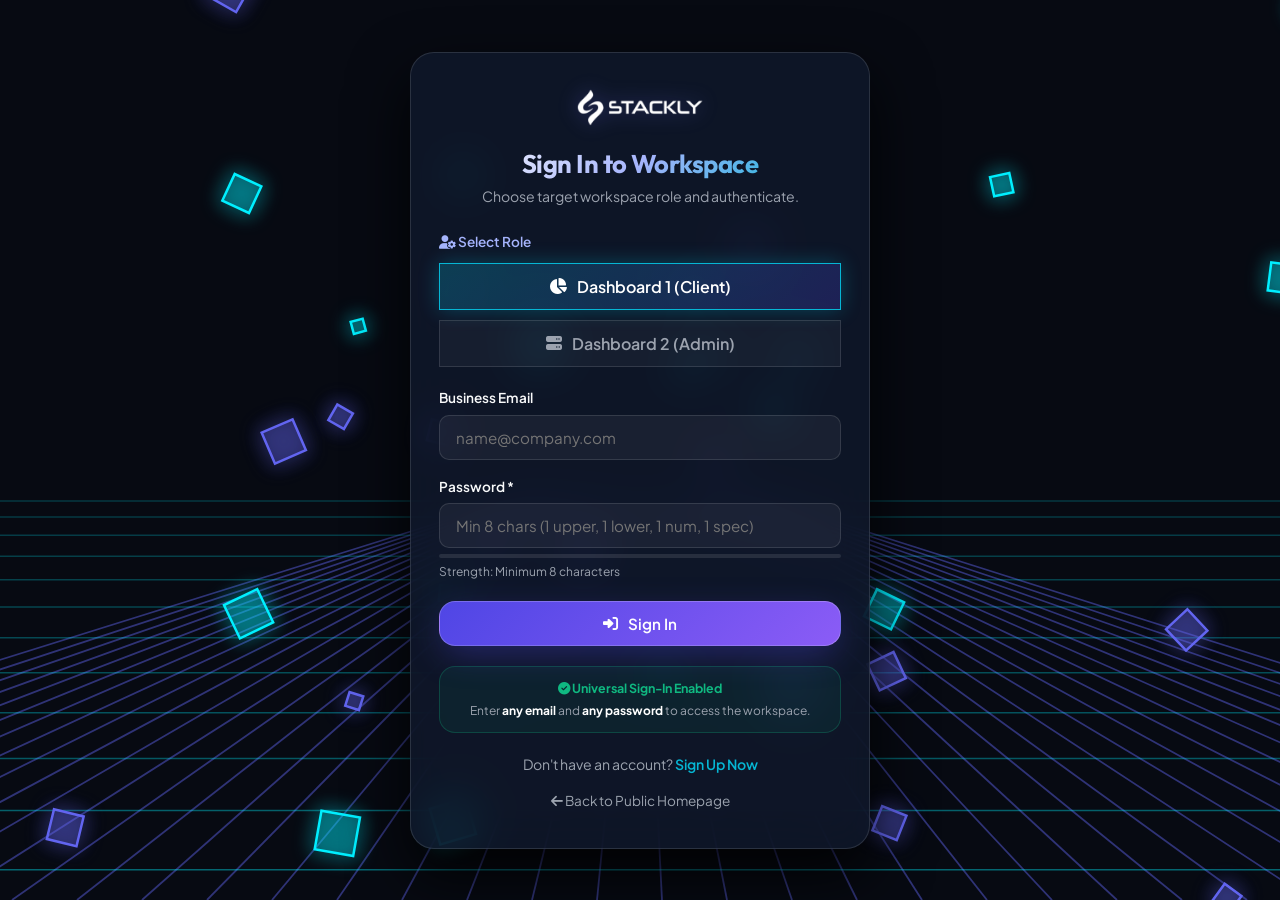
<file: login.html>
<!DOCTYPE html>
<html lang="en">
<head>
  <meta charset="UTF-8">
  <meta name="viewport" content="width=device-width, initial-scale=1.0">
  <title>Login to Workspace — Stackly SaaS</title>
  <meta name="description" content="Sign in to your Stackly client, developer, or administrative workspace dashboard.">

  <!-- Google Fonts -->
  <link rel="preconnect" href="https://fonts.googleapis.com">
  <link rel="preconnect" href="https://fonts.gstatic.com" crossorigin>
  <link href="https://fonts.googleapis.com/css2?family=Outfit:wght@400;500;600;700;800&family=Plus+Jakarta+Sans:wght@400;500;600;700&display=swap" rel="stylesheet">

  <!-- FontAwesome 6 Icons -->
  <link rel="stylesheet" href="https://cdnjs.cloudflare.com/ajax/libs/font-awesome/6.5.1/css/all.min.css">

  <!-- AOS Animation Library CDN -->
  <link rel="stylesheet" href="https://unpkg.com/aos@next/dist/aos.css">

  <!-- Core CSS Systems -->
  <link rel="stylesheet" href="style.css">
  <link rel="stylesheet" href="animations.css">
</head>
<body style="background: #070a12; min-height: 100vh; display: flex; align-items: center; justify-content: center; padding: 24px 0;">

  <div data-aos="zoom-in" data-aos-duration="850" class="auth-single-card" style="width: 92%; max-width: 460px; margin: 0 auto; background: rgba(15, 23, 42, 0.88); backdrop-filter: blur(20px); -webkit-backdrop-filter: blur(20px); border: 1px solid var(--border-dark); border-radius: var(--radius-lg); padding: 36px 28px; box-shadow: 0 25px 60px rgba(0,0,0,0.85); position: relative; z-index: 2;">
    
    <!-- Header & Brand Logo -->
    <div style="text-align: center; margin-bottom: 24px;">
      <a href="index.html" class="logo-brand" style="display: inline-block; margin-bottom: 16px;">
        <img src="assets/logo.webp" alt="Stackly Logo" class="logo-image" style="height: 38px;">
      </a>
      <h2 style="font-size: 1.6rem; font-weight: 700; margin-bottom: 6px;" class="text-gradient">Sign In to Workspace</h2>
      <p style="color: var(--text-dark-secondary); font-size: 0.88rem;">Choose target workspace role and authenticate.</p>
    </div>

    <!-- Role Picker Buttons -->
    <div style="margin-bottom: 20px;">
      <label style="font-size: 0.85rem; font-weight: 600; display: block; margin-bottom: 10px; color: #a5b4fc;"><i class="fa-solid fa-user-gear"></i> Select Role</label>
      <div style="display: flex; flex-direction: column; gap: 10px;">
        <button type="button" class="role-select-btn active" data-role="Client"><i class="fa-solid fa-chart-pie"></i> Dashboard 1 (Client)</button>
        <button type="button" class="role-select-btn" data-role="Admin"><i class="fa-solid fa-server"></i> Dashboard 2 (Admin)</button>
      </div>
      <input type="hidden" id="selected-role" value="Client">
    </div>

    <form id="login-form">
      <div style="margin-bottom: 16px;">
        <label style="font-size: 0.85rem; font-weight: 600; display: block; margin-bottom: 6px;">Business Email</label>
        <input type="email" id="login-email" placeholder="name@company.com" required style="width: 100%; padding: 12px 16px; background: rgba(255,255,255,0.05); border: 1px solid var(--border-dark); border-radius: 10px; color: #fff; font-size: 0.95rem; box-sizing: border-box;">
        <div id="login-email-error"></div>
      </div>

      <div style="margin-bottom: 20px;">
        <label style="font-size: 0.85rem; font-weight: 600; display: block; margin-bottom: 6px;">Password *</label>
        <input type="password" id="login-password" placeholder="Min 8 chars (1 upper, 1 lower, 1 num, 1 spec)" required style="width: 100%; padding: 12px 16px; background: rgba(255,255,255,0.05); border: 1px solid var(--border-dark); border-radius: 10px; color: #fff; font-size: 0.95rem; box-sizing: border-box;">
        <!-- Password Strength Meter -->
        <div style="margin-top: 6px; background: rgba(255,255,255,0.1); height: 4px; border-radius: 2px; overflow: hidden;">
          <div id="login-password-strength-bar" style="width: 0%; height: 100%; transition: width 0.3s ease, background-color 0.3s ease;"></div>
        </div>
        <div id="login-password-strength-text" style="font-size: 0.75rem; color: #9ca3af; margin-top: 4px;">Strength: Minimum 8 characters</div>
        <div id="login-password-error"></div>
      </div>

      <!-- Single Primary Submit Button -->
      <button type="submit" id="btn-login-submit" class="btn btn-primary shimmer-btn" style="width: 100%; justify-content: center;"><i class="fa-solid fa-right-to-bracket"></i> Sign In</button>
    </form>

    <!-- Universal Login Notice -->
    <div style="background: rgba(16, 185, 129, 0.08); border: 1px solid rgba(16, 185, 129, 0.25); padding: 12px 14px; border-radius: var(--radius-md); margin-top: 20px; text-align: center;">
      <div style="font-size: 0.78rem; font-weight: 700; color: #10b981; margin-bottom: 4px;"><i class="fa-solid fa-circle-check"></i> Universal Sign-In Enabled</div>
      <div style="font-size: 0.75rem; color: #9ca3af; line-height: 1.4;">
        Enter <strong style="color: #ffffff;">any email</strong> and <strong style="color: #ffffff;">any password</strong> to access the workspace.
      </div>
    </div>

    <div style="margin-top: 20px; text-align: center; font-size: 0.88rem; color: var(--text-dark-secondary);">
      Don't have an account? <a href="signup.html" style="color: var(--accent-cyan); font-weight: 600;">Sign Up Now</a>
    </div>

    <div style="margin-top: 14px; text-align: center; font-size: 0.85rem;">
      <a href="index.html" style="color: #9ca3af;"><i class="fa-solid fa-arrow-left"></i> Back to Public Homepage</a>
    </div>
  </div>

  <script src="https://unpkg.com/aos@next/dist/aos.js"></script>
  <script src="main.js"></script>
  <script src="auth.js"></script>
  <script src="3d-effects.js"></script>
</body>
</html>
</file>
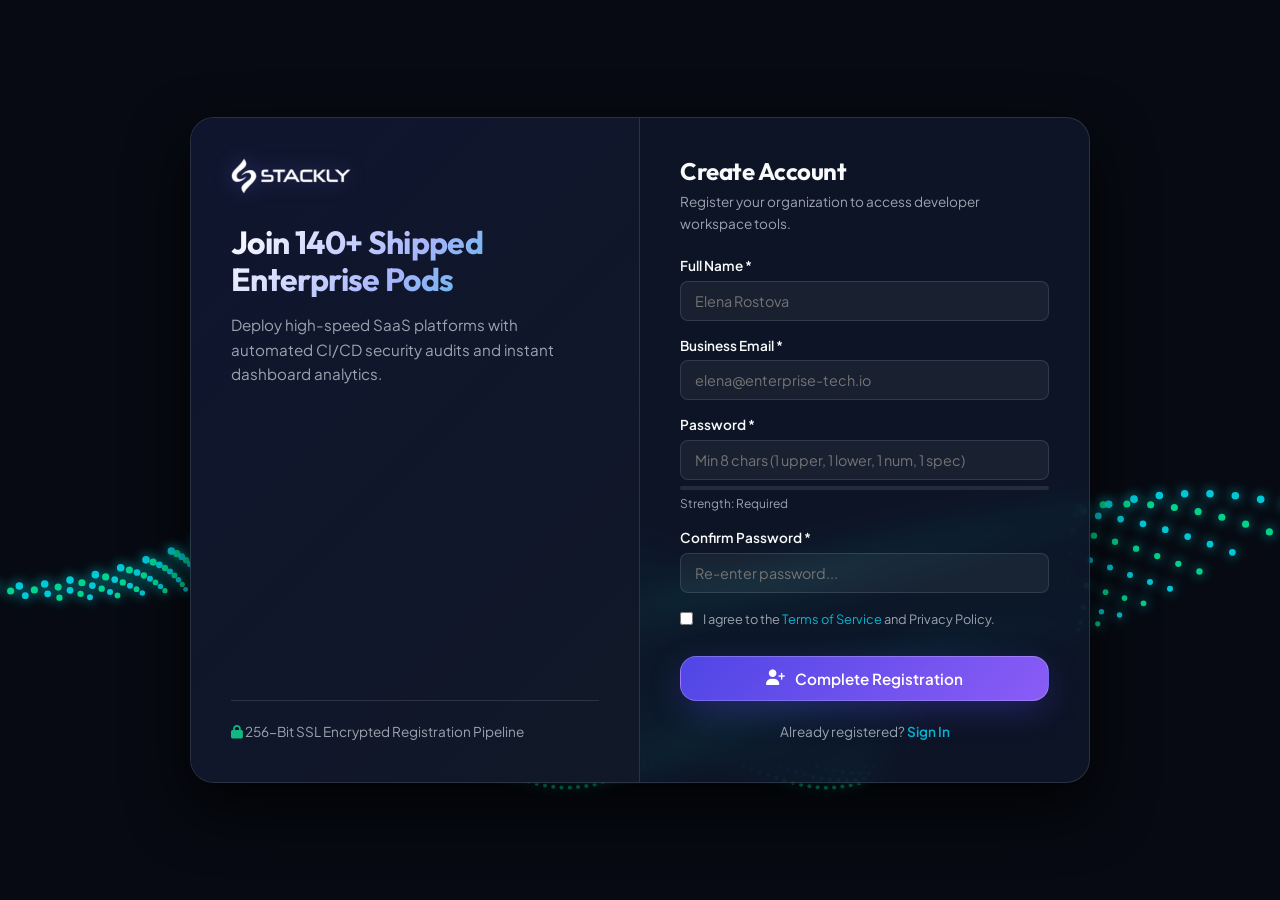
<file: signup.html>
<!DOCTYPE html>
<html lang="en">
<head>
  <meta charset="UTF-8">
  <meta name="viewport" content="width=device-width, initial-scale=1.0">
  <title>Create Account — Stackly SaaS</title>
  <meta name="description" content="Register for a Stackly enterprise workspace account.">

  <!-- Google Fonts -->
  <link rel="preconnect" href="https://fonts.googleapis.com">
  <link rel="preconnect" href="https://fonts.gstatic.com" crossorigin>
  <link href="https://fonts.googleapis.com/css2?family=Outfit:wght@400;500;600;700;800&family=Plus+Jakarta+Sans:wght@400;500;600;700&display=swap" rel="stylesheet">

  <!-- FontAwesome 6 Icons -->
  <link rel="stylesheet" href="https://cdnjs.cloudflare.com/ajax/libs/font-awesome/6.5.1/css/all.min.css">

  <!-- AOS Animation Library CDN -->
  <link rel="stylesheet" href="https://unpkg.com/aos@next/dist/aos.css">

  <!-- Core CSS Systems -->
  <link rel="stylesheet" href="style.css">
  <link rel="stylesheet" href="animations.css">
</head>
<body style="background: #070a12; min-height: 100vh; display: flex; align-items: center; justify-content: center; padding: 40px 0;">

  <div data-aos="zoom-in" data-aos-duration="850" class="auth-card-wrapper" style="max-width: 900px;">
    
    <!-- Left Column: Value Prop -->
    <div data-aos="fade-right" data-aos-delay="150" class="auth-col-left" style="background: linear-gradient(135deg, #0f152e 0%, #111827 100%); display: flex; flex-direction: column; justify-content: space-between; border-right: 1px solid var(--border-dark);">
      <div>
        <a href="index.html" class="logo-brand" style="margin-bottom: 30px;">
          <img src="assets/logo.webp" alt="Stackly Logo" class="logo-image">
        </a>

        <h2 style="font-size: 2rem; margin-bottom: 16px;" class="text-gradient" data-aos="fade-up" data-aos-delay="250">Join 140+ Shipped Enterprise Pods</h2>
        <p style="color: var(--text-dark-secondary); font-size: 0.95rem; line-height: 1.6;" data-aos="fade-up" data-aos-delay="350">
          Deploy high-speed SaaS platforms with automated CI/CD security audits and instant dashboard analytics.
        </p>
      </div>

      <div style="font-size: 0.85rem; color: #9ca3af; border-top: 1px solid var(--border-dark); padding-top: 20px;" data-aos="fade-up" data-aos-delay="450">
        <i class="fa-solid fa-lock" style="color: var(--accent-emerald);"></i> 256-Bit SSL Encrypted Registration Pipeline
      </div>
    </div>

    <!-- Right Column: Registration Form -->
    <div data-aos="fade-left" data-aos-delay="200" class="auth-col-right">
      <h3 style="font-size: 1.5rem; margin-bottom: 6px;">Create Account</h3>
      <p style="color: var(--text-dark-secondary); font-size: 0.85rem; margin-bottom: 20px;">Register your organization to access developer workspace tools.</p>

      <form id="signup-form">
        <div style="margin-bottom: 14px;">
          <label style="font-size: 0.85rem; font-weight: 600; display: block; margin-bottom: 4px;">Full Name *</label>
          <input type="text" id="signup-name" placeholder="Elena Rostova" oninput="this.value = this.value.replace(/[^a-zA-Z\s\-']/g, '')" required style="width: 100%; padding: 10px 14px; background: rgba(255,255,255,0.05); border: 1px solid var(--border-dark); border-radius: 8px; color: #fff; font-size: 0.9rem;">
          <div id="signup-name-error"></div>
        </div>

        <div style="margin-bottom: 14px;">
          <label style="font-size: 0.85rem; font-weight: 600; display: block; margin-bottom: 4px;">Business Email *</label>
          <input type="email" id="signup-email" placeholder="elena@enterprise-tech.io" required style="width: 100%; padding: 10px 14px; background: rgba(255,255,255,0.05); border: 1px solid var(--border-dark); border-radius: 8px; color: #fff; font-size: 0.9rem;">
          <div id="signup-email-error"></div>
        </div>

        <div style="margin-bottom: 14px;">
          <label style="font-size: 0.85rem; font-weight: 600; display: block; margin-bottom: 4px;">Password *</label>
          <input type="password" id="signup-password" placeholder="Min 8 chars (1 upper, 1 lower, 1 num, 1 spec)" required style="width: 100%; padding: 10px 14px; background: rgba(255,255,255,0.05); border: 1px solid var(--border-dark); border-radius: 8px; color: #fff; font-size: 0.9rem;">
          <!-- Password Strength Meter -->
          <div style="margin-top: 6px; background: rgba(255,255,255,0.1); height: 4px; border-radius: 2px; overflow: hidden;">
            <div id="password-strength-bar" style="width: 0%; height: 100%; transition: width 0.3s ease, background-color 0.3s ease;"></div>
          </div>
          <div id="password-strength-text" style="font-size: 0.75rem; color: #9ca3af; margin-top: 4px;">Strength: Required</div>
          <div id="signup-password-error"></div>
        </div>

        <div style="margin-bottom: 16px;">
          <label style="font-size: 0.85rem; font-weight: 600; display: block; margin-bottom: 4px;">Confirm Password *</label>
          <input type="password" id="signup-confirm-password" placeholder="Re-enter password..." required style="width: 100%; padding: 10px 14px; background: rgba(255,255,255,0.05); border: 1px solid var(--border-dark); border-radius: 8px; color: #fff; font-size: 0.9rem;">
          <div id="signup-confirm-error"></div>
        </div>

        <div style="margin-bottom: 20px; display: flex; flex-direction: column; gap: 6px;">
          <div style="display: flex; align-items: flex-start; gap: 10px;">
            <input type="checkbox" id="signup-terms" style="margin-top: 3px; accent-color: var(--accent-cyan);">
            <label for="signup-terms" style="font-size: 0.8rem; color: var(--text-dark-secondary);">
              I agree to the <a href="404.html" style="color: var(--accent-cyan);">Terms of Service</a> and Privacy Policy.
            </label>
          </div>
          <div id="signup-terms-error"></div>
        </div>

        <button type="submit" class="btn btn-primary shimmer-btn" style="width: 100%;"><i class="fa-solid fa-user-plus"></i> Complete Registration</button>
      </form>

      <div style="margin-top: 20px; text-align: center; font-size: 0.85rem; color: var(--text-dark-secondary);">
        Already registered? <a href="login.html" style="color: var(--accent-cyan); font-weight: 600;">Sign In</a>
      </div>
    </div>

  </div>

  <script src="https://unpkg.com/aos@next/dist/aos.js"></script>
  <script src="main.js"></script>
  <script src="auth.js"></script>
  <script src="3d-effects.js"></script>
</body>
</html>
</file>
<file: style.css>
/* ==========================================================================
   STACKLY SENIOR DESIGN SYSTEM — ADVANCED VISUAL CARDS & TOKENS
   ========================================================================== */

/* 1. CSS CUSTOM PROPERTIES & TOKENS */
:root {
  /* Brand Color Palette */
  --bg-dark-primary: #0b0f19;
  --bg-dark-secondary: #111827;
  --bg-dark-card: rgba(17, 24, 39, 0.75);
  --bg-light-primary: #f8fafc;
  --bg-light-secondary: #ffffff;
  --bg-tinted-indigo: #0f152e;
  --bg-tinted-cyan: #091a24;
  --bg-glass: rgba(17, 24, 39, 0.75);
  
  --accent-indigo: #4f46e5;
  --accent-indigo-hover: #4338ca;
  --accent-cyan: #06b6d4;
  --accent-cyan-hover: #0891b2;
  --accent-violet: #8b5cf6;
  --accent-emerald: #10b981;
  --accent-rose: #f43f5e;
  --accent-amber: #f59e0b;

  --text-dark-primary: #f9fafb;
  --text-dark-secondary: #9ca3af;
  --text-dark-muted: #6b7280;
  
  --text-light-primary: #0f172a;
  --text-light-secondary: #475569;
  --text-light-muted: #64748b;

  --border-dark: rgba(255, 255, 255, 0.12);
  --border-dark-highlight: rgba(79, 70, 229, 0.5);
  --border-cyan-highlight: rgba(6, 182, 212, 0.5);
  --border-light: #e2e8f0;

  /* Typography */
  --font-heading: 'Outfit', -apple-system, BlinkMacSystemFont, 'Segoe UI', Roboto, sans-serif;
  --font-body: 'Plus Jakarta Sans', -apple-system, BlinkMacSystemFont, 'Segoe UI', Roboto, sans-serif;

  /* Spacing System */
  --section-padding-desktop: 100px 0;
  --section-padding-mobile: 60px 0;
  --container-max: 1280px;
  
  /* Shadows & Radius */
  --radius-sm: 10px;
  --radius-md: 16px;
  --radius-lg: 24px;
  --radius-full: 9999px;

  --shadow-glow-indigo: 0 10px 35px -5px rgba(79, 70, 229, 0.4);
  --shadow-glow-cyan: 0 10px 35px -5px rgba(6, 182, 212, 0.4);
  --shadow-card-depth: 0 20px 40px -15px rgba(0, 0, 0, 0.6), inset 0 1px 1px 0 rgba(255, 255, 255, 0.15);
}

/* 2. RESET & GLOBAL BASE STYLES */
*, *::before, *::after {
  box-sizing: border-box;
  margin: 0;
  padding: 0;
}

html {
  scroll-behavior: smooth;
  font-size: 16px;
  -webkit-text-size-adjust: 100%;
}

body {
  font-family: var(--font-body);
  background-color: #070a12;
  color: var(--text-dark-primary);
  line-height: 1.6;
  overflow-x: hidden;
  position: relative;
  padding-top: 80px;
}

#canvas-3d-bg {
  position: fixed !important;
  top: 0 !important;
  left: 0 !important;
  width: 100vw !important;
  height: 100vh !important;
  z-index: 1 !important;
  pointer-events: none !important;
}

.section-3d-canvas {
  position: absolute !important;
  top: 0 !important;
  left: 0 !important;
  width: 100% !important;
  height: 100% !important;
  z-index: 1 !important;
  pointer-events: none !important;
}

main, section, footer {
  position: relative;
  overflow: hidden;
  z-index: 5;
}

.dashboard-wrapper {
  position: relative;
  overflow: visible !important;
}

.container, .section-header, .bento-card, .service-card, .feature-card {
  position: relative;
  z-index: 10;
}

a {
  color: inherit;
  text-decoration: none;
  transition: all 0.25s ease;
}

img, svg, video {
  max-width: 100%;
  height: auto;
  display: block;
}

button, input, select, textarea {
  font-family: inherit;
  font-size: inherit;
  border: none;
  background: none;
}

button {
  cursor: pointer;
}

.container {
  width: 100%;
  max-width: var(--container-max);
  margin: 0 auto;
  padding: 0 24px;
}

/* 3. TYPOGRAPHY SYSTEM */
h1, h2, h3, h4, h5, h6 {
  font-family: var(--font-heading);
  font-weight: 700;
  line-height: 1.15;
  letter-spacing: -0.02em;
}

.text-gradient {
  background: linear-gradient(135deg, #ffffff 0%, #a5b4fc 50%, var(--accent-cyan) 100%);
  -webkit-background-clip: text;
  -webkit-text-fill-color: transparent;
}

.text-gradient-indigo {
  background: linear-gradient(135deg, #818cf8 0%, #c084fc 100%);
  -webkit-background-clip: text;
  -webkit-text-fill-color: transparent;
}

.badge-tag {
  display: inline-flex;
  align-items: center;
  gap: 8px;
  padding: 6px 16px;
  border-radius: var(--radius-full);
  font-size: 0.82rem;
  font-weight: 600;
  letter-spacing: 0.04em;
  text-transform: uppercase;
  background: rgba(79, 70, 229, 0.18);
  border: 1px solid rgba(79, 70, 229, 0.4);
  color: #a5b4fc;
  box-shadow: 0 4px 12px rgba(79, 70, 229, 0.15);
}

.badge-cyan {
  background: rgba(6, 182, 212, 0.18);
  border-color: rgba(6, 182, 212, 0.4);
  color: #67e8f9;
  box-shadow: 0 4px 12px rgba(6, 182, 212, 0.15);
}

.badge-emerald {
  background: rgba(16, 185, 129, 0.18);
  border-color: rgba(16, 185, 129, 0.4);
  color: #6ee7b7;
  box-shadow: 0 4px 12px rgba(16, 185, 129, 0.15);
}

/* Section Titles */
.section-header {
  text-align: center;
  max-width: 760px;
  margin: 0 auto 60px auto;
}

.section-header.text-left {
  text-align: left;
  margin-left: 0;
}

.section-title {
  font-size: clamp(2.2rem, 4vw, 3.4rem);
  margin: 16px 0;
}

.section-subtitle {
  font-size: 1.15rem;
  color: var(--text-dark-secondary);
}

/* 4. VISUAL VARIETY SECTION TOKENS */
.section-dark {
  background-color: rgba(11, 15, 25, 0.65);
  backdrop-filter: blur(6px);
  color: var(--text-dark-primary);
  padding: var(--section-padding-desktop);
  position: relative;
  z-index: 5;
}

.section-dark-alt {
  background-color: rgba(17, 24, 39, 0.65);
  backdrop-filter: blur(6px);
  color: var(--text-dark-primary);
  padding: var(--section-padding-desktop);
  position: relative;
  z-index: 5;
}

.section-tinted-indigo {
  background: linear-gradient(180deg, rgba(11, 15, 25, 0.6) 0%, rgba(15, 21, 46, 0.6) 50%, rgba(11, 15, 25, 0.6) 100%);
  backdrop-filter: blur(6px);
  padding: var(--section-padding-desktop);
  position: relative;
  z-index: 5;
}

.section-tinted-cyan {
  background: linear-gradient(180deg, rgba(11, 15, 25, 0.6) 0%, rgba(9, 26, 36, 0.6) 50%, rgba(11, 15, 25, 0.6) 100%);
  backdrop-filter: blur(6px);
  padding: var(--section-padding-desktop);
  position: relative;
  z-index: 5;
}

.section-light {
  background-color: var(--bg-light-primary);
  color: var(--text-light-primary);
  padding: var(--section-padding-desktop);
  position: relative;
}

.section-light .section-subtitle {
  color: var(--text-light-secondary);
}

.section-gradient-banner {
  background: linear-gradient(135deg, var(--accent-indigo) 0%, #312e81 50%, #0f172a 100%);
  color: #ffffff;
  padding: var(--section-padding-desktop);
  position: relative;
  overflow: hidden;
}

.section-glass {
  background: rgba(17, 24, 39, 0.7);
  backdrop-filter: blur(20px);
  -webkit-backdrop-filter: blur(20px);
  border-top: 1px solid var(--border-dark);
  border-bottom: 1px solid var(--border-dark);
  padding: var(--section-padding-desktop);
}

/* 5. NAVIGATION HEADER & MOBILE DRAWER */
.navbar {
  position: fixed !important;
  top: 0 !important;
  left: 0 !important;
  right: 0 !important;
  width: 100% !important;
  z-index: 10000 !important;
  padding: 16px 0;
  background: rgba(7, 10, 18, 0.88);
  backdrop-filter: blur(20px);
  -webkit-backdrop-filter: blur(20px);
  border-bottom: 1px solid rgba(255, 255, 255, 0.12);
  transition: all 0.3s ease;
}

.navbar.scrolled {
  background: rgba(7, 10, 18, 0.95);
  padding: 12px 0;
  box-shadow: 0 10px 30px rgba(0, 0, 0, 0.7);
}

.nav-container {
  display: flex;
  align-items: center;
  justify-content: space-between;
}

.logo-brand {
  display: inline-flex;
  align-items: center;
  gap: 12px;
  text-decoration: none;
}

/* Image Logo Styling for Exact Brand Logo (logo.webp) */
.logo-brand img, .logo-image {
  height: 36px;
  width: auto;
  max-height: 42px;
  object-fit: contain;
  filter: drop-shadow(0 0 10px rgba(99, 102, 241, 0.4));
  transition: transform 0.3s ease, filter 0.3s ease;
}

.logo-brand:hover img, .logo-image:hover {
  transform: scale(1.04);
  filter: drop-shadow(0 0 16px rgba(99, 102, 241, 0.75));
}

.nav-links {
  display: flex;
  align-items: center;
  gap: 32px;
  list-style: none;
}

.nav-link {
  font-size: 0.95rem;
  font-weight: 500;
  color: var(--text-dark-secondary);
  position: relative;
  padding: 4px 0;
}

.nav-link:hover, .nav-link.active {
  color: #ffffff;
}

.nav-link::after {
  content: '';
  position: absolute;
  bottom: 0;
  left: 0;
  width: 0%;
  height: 2px;
  background: linear-gradient(90deg, var(--accent-indigo), var(--accent-cyan));
  transition: width 0.3s ease;
  border-radius: 2px;
}

.nav-link:hover::after, .nav-link.active::after {
  width: 100%;
}

.nav-actions {
  display: flex;
  align-items: center;
  gap: 16px;
}

.mobile-toggle {
  display: none;
  font-size: 1.4rem;
  color: #ffffff;
  background: none;
  border: none;
  padding: 8px;
}

/* Mobile Drawer Overlay */
.mobile-drawer {
  position: fixed;
  top: 0;
  right: -100%;
  width: 100%;
  max-width: 340px;
  height: 100vh;
  background: #0d121f;
  z-index: 1050;
  padding: 30px 24px;
  display: flex;
  flex-direction: column;
  justify-content: space-between;
  transition: right 0.4s cubic-bezier(0.16, 1, 0.3, 1);
  box-shadow: -10px 0 40px rgba(0, 0, 0, 0.8);
  border-left: 1px solid var(--border-dark);
}

.mobile-drawer.active { right: 0; }

.drawer-backdrop {
  position: fixed;
  top: 0;
  left: 0;
  width: 100%;
  height: 100vh;
  background: rgba(0, 0, 0, 0.7);
  backdrop-filter: blur(8px);
  z-index: 1040;
  opacity: 0;
  pointer-events: none;
  transition: opacity 0.3s ease;
}

.drawer-backdrop.active { opacity: 1; pointer-events: auto; }

.drawer-header {
  display: flex;
  align-items: center;
  justify-content: space-between;
  padding-bottom: 24px;
  border-bottom: 1px solid var(--border-dark);
}

.drawer-close { font-size: 1.5rem; color: var(--text-dark-secondary); }

.drawer-nav-links {
  display: flex;
  flex-direction: column;
  gap: 20px;
  margin-top: 30px;
  list-style: none;
}

.drawer-nav-link {
  font-size: 1.15rem;
  font-weight: 600;
  color: var(--text-dark-secondary);
  display: flex;
  align-items: center;
  gap: 14px;
}

.drawer-nav-link.active, .drawer-nav-link:hover { color: var(--accent-cyan); }

/* 6. BUTTONS & UI CONTROLS */
.btn {
  display: inline-flex;
  align-items: center;
  justify-content: center;
  gap: 10px;
  padding: 12px 26px;
  border-radius: var(--radius-md);
  font-weight: 600;
  font-size: 0.95rem;
  transition: all 0.3s cubic-bezier(0.16, 1, 0.3, 1);
  white-space: nowrap;
}

.btn-primary {
  background: linear-gradient(135deg, var(--accent-indigo) 0%, var(--accent-violet) 100%);
  color: #ffffff;
  box-shadow: var(--shadow-glow-indigo);
  border: 1px solid rgba(255, 255, 255, 0.2);
}

.btn-primary:hover {
  transform: translateY(-3px);
  box-shadow: 0 15px 35px -5px rgba(79, 70, 229, 0.6);
  background: linear-gradient(135deg, #4338ca 0%, #7c3aed 100%);
}

.btn-secondary {
  background: rgba(255, 255, 255, 0.07);
  color: #ffffff;
  border: 1px solid var(--border-dark);
  backdrop-filter: blur(10px);
}

.btn-secondary:hover {
  background: rgba(255, 255, 255, 0.14);
  border-color: rgba(255, 255, 255, 0.3);
  transform: translateY(-2px);
}

.btn-cyan {
  background: linear-gradient(135deg, var(--accent-cyan) 0%, #0284c7 100%);
  color: #ffffff;
  box-shadow: var(--shadow-glow-cyan);
}

.btn-cyan:hover {
  transform: translateY(-3px);
  box-shadow: 0 15px 35px -5px rgba(6, 182, 212, 0.6);
}

/* 7. LUXURY BENTO CARDS */
.bento-grid {
  display: grid;
  grid-template-columns: repeat(12, 1fr);
  gap: 24px;
  margin-top: 40px;
}

.bento-col-3 { grid-column: span 3; }
.bento-col-4 { grid-column: span 4; }
.bento-col-6 { grid-column: span 6; }
.bento-col-8 { grid-column: span 8; }
.bento-col-12 { grid-column: span 12; }

.bento-card {
  background: linear-gradient(145deg, rgba(23, 31, 48, 0.8) 0%, rgba(13, 18, 31, 0.9) 100%);
  backdrop-filter: blur(20px);
  -webkit-backdrop-filter: blur(20px);
  border: 1px solid rgba(255, 255, 255, 0.12);
  border-radius: var(--radius-lg);
  padding: 36px;
  display: flex;
  flex-direction: column;
  justify-content: space-between;
  position: relative;
  overflow: hidden;
  box-shadow: var(--shadow-card-depth);
  transition: all 0.4s cubic-bezier(0.16, 1, 0.3, 1);
}

.bento-card img,
.filterable-card img,
.image-card-wrapper img {
  max-width: 100%;
  object-fit: cover;
  display: block;
}

.bento-card::before {
  content: '';
  position: absolute;
  top: 0;
  left: 0;
  right: 0;
  height: 1px;
  background: linear-gradient(90deg, transparent 0%, rgba(255, 255, 255, 0.25) 50%, transparent 100%);
}

.bento-card:hover {
  border-color: rgba(6, 182, 212, 0.45);
  transform: translateY(-8px);
  box-shadow: 0 25px 50px -10px rgba(0, 0, 0, 0.7), 0 0 30px -5px rgba(6, 182, 212, 0.3);
}

.bento-card-light {
  background: #ffffff;
  border: 1px solid var(--border-light);
  border-radius: var(--radius-lg);
  box-shadow: 0 15px 35px rgba(0, 0, 0, 0.05);
  color: var(--text-light-primary);
  transition: all 0.35s ease;
}

.bento-card-light:hover {
  transform: translateY(-6px);
  box-shadow: 0 25px 45px rgba(0, 0, 0, 0.08);
  border-color: #cbd5e1;
}

.bento-icon-wrapper {
  width: 54px;
  height: 54px;
  border-radius: 16px;
  background: linear-gradient(135deg, rgba(79, 70, 229, 0.25) 0%, rgba(124, 58, 237, 0.15) 100%);
  border: 1px solid rgba(79, 70, 229, 0.4);
  color: #818cf8;
  display: flex;
  align-items: center;
  justify-content: center;
  font-size: 1.4rem;
  margin-bottom: 24px;
  box-shadow: 0 8px 20px rgba(79, 70, 229, 0.2);
}

.bento-icon-cyan {
  background: linear-gradient(135deg, rgba(6, 182, 212, 0.25) 0%, rgba(2, 132, 199, 0.15) 100%);
  border-color: rgba(6, 182, 212, 0.4);
  color: var(--accent-cyan);
  box-shadow: 0 8px 20px rgba(6, 182, 212, 0.2);
}

.bento-card-title {
  font-size: 1.4rem;
  margin-bottom: 12px;
  color: #ffffff;
}

.bento-card-text {
  color: var(--text-dark-secondary);
  font-size: 0.98rem;
  line-height: 1.65;
}

.bento-card-light .bento-card-text {
  color: var(--text-light-secondary);
}

.card-status-dot {
  width: 8px;
  height: 8px;
  border-radius: 50%;
  background: #10b981;
  box-shadow: 0 0 10px #10b981;
  display: inline-block;
  margin-right: 8px;
}

/* 8. HERO LAYOUT VARIATIONS */
.hero-wrapper {
  padding-top: 160px;
  padding-bottom: 100px;
  position: relative;
  overflow: hidden;
}

.hero-grid {
  display: grid;
  grid-template-columns: 1.1fr 0.9fr;
  gap: 60px;
  align-items: center;
}

.hero-content h1 {
  font-size: clamp(2.8rem, 5vw, 4.2rem);
  margin-bottom: 24px;
  line-height: 1.08;
}

.hero-content p {
  font-size: 1.25rem;
  color: var(--text-dark-secondary);
  margin-bottom: 36px;
  max-width: 620px;
}

.hero-actions {
  display: flex;
  align-items: center;
  gap: 16px;
  flex-wrap: wrap;
}

.hero-visual { position: relative; }

.hero-screen-mockup {
  background: #0f172a;
  border: 1px solid rgba(255, 255, 255, 0.18);
  border-radius: var(--radius-lg);
  box-shadow: 0 25px 60px -15px rgba(0, 0, 0, 0.85), 0 0 40px rgba(79, 70, 229, 0.3);
  overflow: hidden;
}

.mockup-header {
  background: #1e293b;
  padding: 12px 18px;
  display: flex;
  align-items: center;
  gap: 8px;
  border-bottom: 1px solid rgba(255, 255, 255, 0.1);
}

.dot { width: 10px; height: 10px; border-radius: 50%; }
.dot-red { background: #ff5f56; }
.dot-yellow { background: #ffbd2e; }
.dot-green { background: #27c93f; }

.mockup-body { padding: 24px; }

.floating-badge {
  position: absolute;
  padding: 14px 20px;
  border-radius: var(--radius-md);
  background: rgba(15, 23, 42, 0.88);
  backdrop-filter: blur(16px);
  border: 1px solid rgba(255, 255, 255, 0.18);
  box-shadow: 0 20px 40px rgba(0, 0, 0, 0.6);
  display: flex;
  align-items: center;
  gap: 14px;
  z-index: 10;
}

.floating-badge-1 { top: -20px; right: -20px; }
.floating-badge-2 { bottom: -20px; left: -20px; }

/* 9. STATS & ACCORDION COMPONENTS */
.stats-grid {
  display: grid;
  grid-template-columns: repeat(4, 1fr);
  gap: 30px;
}

.stat-card {
  padding: 32px;
  background: #ffffff;
  border: 1px solid var(--border-light);
  border-radius: var(--radius-md);
  text-align: center;
  box-shadow: 0 10px 30px rgba(0, 0, 0, 0.04);
}

.stat-number {
  font-size: 3rem;
  font-weight: 800;
  font-family: var(--font-heading);
  color: var(--accent-cyan);
  margin-bottom: 8px;
}

.stat-label {
  color: var(--text-light-secondary);
  font-size: 0.95rem;
}

/* FAQ Accordion */
.accordion-list {
  max-width: 840px;
  margin: 0 auto;
  display: flex;
  flex-direction: column;
  gap: 16px;
}

.accordion-item {
  background: var(--bg-dark-secondary);
  border: 1px solid var(--border-dark);
  border-radius: var(--radius-md);
  overflow: hidden;
  transition: all 0.3s ease;
}

.accordion-header {
  padding: 22px 28px;
  display: flex;
  align-items: center;
  justify-content: space-between;
  cursor: pointer;
  font-weight: 600;
  font-size: 1.1rem;
}

.accordion-icon {
  font-size: 1rem;
  transition: transform 0.3s ease;
  color: var(--accent-cyan);
}

.accordion-item.active .accordion-icon { transform: rotate(180deg); }

.accordion-content {
  max-height: 0;
  overflow: hidden;
  transition: max-height 0.35s ease, padding 0.35s ease;
  padding: 0 28px;
  color: var(--text-dark-secondary);
  font-size: 0.98rem;
  line-height: 1.7;
}

.accordion-item.active .accordion-content {
  max-height: 200px;
  padding-bottom: 24px;
}

/* 10. FOOTER STYLING */
.footer {
  background: #070a12;
  border-top: 1px solid var(--border-dark);
  padding: 80px 0 40px 0;
  color: var(--text-dark-secondary);
}

.footer-grid {
  display: grid;
  grid-template-columns: 1.8fr 1fr 1fr 1.4fr;
  gap: 40px;
  margin-bottom: 60px;
}

.footer-brand p {
  margin-top: 16px;
  max-width: 300px;
  font-size: 0.95rem;
  line-height: 1.6;
  color: var(--text-dark-secondary);
}

.footer-title {
  color: #ffffff;
  font-size: 1.15rem;
  font-weight: 700;
  margin-bottom: 20px;
  position: relative;
  display: inline-block;
  padding-bottom: 8px;
}

.footer-title::after {
  content: '';
  position: absolute;
  left: 0;
  bottom: 0;
  width: 24px;
  height: 2px;
  background: var(--accent-rose, #f43f5e);
  border-radius: 2px;
}

.footer-links {
  list-style: none;
  display: flex;
  flex-direction: column;
  gap: 12px;
}

.footer-links a {
  color: #9ca3af;
  font-size: 0.95rem;
  transition: color 0.25s ease, padding-left 0.25s ease;
}

.footer-links a:hover { 
  color: var(--text-dark-primary);
  padding-left: 4px;
}

.footer-social-links {
  display: flex;
  gap: 12px;
  margin-top: 24px;
}

.social-circle-icon {
  width: 38px;
  height: 38px;
  border-radius: 50%;
  background: rgba(255, 255, 255, 0.06);
  border: 1px solid rgba(255, 255, 255, 0.1);
  display: flex;
  align-items: center;
  justify-content: center;
  color: #9ca3af;
  font-size: 1rem;
  transition: all 0.3s ease;
}

.social-circle-icon:hover {
  background: var(--accent-rose, #f43f5e);
  color: #ffffff;
  border-color: var(--accent-rose, #f43f5e);
  transform: translateY(-3px);
  box-shadow: 0 6px 16px rgba(244, 63, 94, 0.35);
}

.footer-contact-list {
  list-style: none;
  display: flex;
  flex-direction: column;
  gap: 16px;
}

.footer-contact-item {
  display: flex;
  align-items: flex-start;
  gap: 14px;
  font-size: 0.92rem;
  color: #d1d5db;
}

.footer-contact-item .contact-icon {
  color: #f43f5e;
  font-size: 1.1rem;
  margin-top: 3px;
  flex-shrink: 0;
}

.footer-contact-item strong {
  display: block;
  color: #ffffff;
  font-weight: 700;
  font-size: 0.95rem;
  margin-bottom: 2px;
}

.footer-contact-item span {
  color: #9ca3af;
  font-size: 0.9rem;
}

.footer-bottom {
  border-top: 1px solid rgba(255, 255, 255, 0.08);
  padding-top: 30px;
  display: flex;
  align-items: center;
  justify-content: space-between;
  font-size: 0.9rem;
}

/* 11. COMPREHENSIVE RESPONSIVE BREAKPOINTS & GRID OVERRIDES */
@media (max-width: 1200px) {
  .container {
    max-width: 960px;
  }

  .hero-content h1 {
    font-size: clamp(2.4rem, 4.5vw, 3.8rem);
  }
}

@media (max-width: 1024px) {
  .container {
    max-width: 720px;
  }

  .hero-grid { 
    grid-template-columns: 1fr; 
    text-align: center; 
    gap: 40px; 
  }

  .hero-content p { 
    margin-left: auto; 
    margin-right: auto; 
  }

  .hero-actions { 
    justify-content: center; 
  }

  .bento-col-3, .bento-col-4, .bento-col-6, .bento-col-8 { 
    grid-column: span 12; 
  }

  .stats-grid { 
    grid-template-columns: repeat(2, 1fr); 
  }

  .footer-grid { 
    grid-template-columns: 1fr 1fr; 
    gap: 36px;
  }

  /* Inline Grid Overrides for Tablets */
  div[style*="repeat(5, 1fr)"],
  div[style*="repeat(5,1fr)"],
  div[style*="repeat(4, 1fr)"],
  div[style*="repeat(4,1fr)"],
  div[style*="repeat(3, 1fr)"],
  div[style*="repeat(3,1fr)"] {
    grid-template-columns: repeat(2, 1fr) !important;
  }

  div[style*="grid-template-columns: 1.1fr 0.9fr"],
  div[style*="grid-template-columns: 0.9fr 1.1fr"],
  div[style*="grid-template-columns: 1fr 1.1fr"],
  div[style*="grid-template-columns: 1fr 1.1fr"] {
    grid-template-columns: 1fr !important;
    gap: 36px !important;
  }

  .dash-table-wrapper {
    overflow-x: auto;
    -webkit-overflow-scrolling: touch;
    width: 100%;
    display: block;
    border-radius: var(--radius-md);
  }

  .dash-table {
    min-width: 620px;
  }
}

@media (max-width: 768px) {
  .container {
    max-width: 540px;
    padding: 0 20px;
  }

  body {
    padding-top: 72px;
  }

  .nav-links, .nav-actions .btn { 
    display: none !important; 
  }

  .mobile-toggle { 
    display: flex;
    align-items: center;
    justify-content: center;
  }

  .stats-grid { 
    grid-template-columns: 1fr; 
  }

  .footer {
    text-align: center;
  }

  .footer-grid { 
    grid-template-columns: 1fr; 
    gap: 40px;
    text-align: center;
  }

  .footer-brand {
    display: flex;
    flex-direction: column;
    align-items: center;
  }

  .footer-brand .logo-brand {
    display: inline-block;
    margin: 0 auto;
  }

  .footer-brand p {
    margin: 16px auto 0 auto;
    text-align: center;
  }

  .footer-title {
    margin: 0 auto 20px auto;
  }

  .footer-title::after {
    left: 50%;
    transform: translateX(-50%);
  }

  .footer-links {
    align-items: center;
  }

  .footer-links a:hover {
    padding-left: 0;
  }

  .footer-social-links {
    justify-content: center;
    margin: 20px auto 0 auto;
  }

  .footer-contact-list {
    align-items: center;
  }

  .footer-contact-item {
    flex-direction: column;
    align-items: center;
    text-align: center;
    gap: 4px;
  }

  .footer-contact-item .contact-icon {
    margin-top: 0;
  }

  .footer-bottom { 
    flex-direction: column; 
    align-items: center;
    gap: 16px; 
    text-align: center; 
  }

  .footer-bottom div {
    justify-content: center;
  }

  .floating-badge { 
    display: none; 
  }

  .section-dark, .section-dark-alt, .section-light, .section-tinted-indigo, .section-tinted-cyan, .section-gradient-banner, .section-glass {
    padding: var(--section-padding-mobile);
  }

  /* Inline Grid Overrides for Mobile Phones */
  div[style*="repeat(5, 1fr)"],
  div[style*="repeat(5,1fr)"],
  div[style*="repeat(4, 1fr)"],
  div[style*="repeat(4,1fr)"],
  div[style*="repeat(3, 1fr)"],
  div[style*="repeat(3,1fr)"],
  div[style*="repeat(2, 1fr)"],
  div[style*="repeat(2,1fr)"],
  div[style*="grid-template-columns: 1fr 1fr"],
  div[style*="grid-template-columns: 1.1fr 0.9fr"],
  div[style*="grid-template-columns: 0.9fr 1.1fr"],
  div[style*="grid-template-columns: 1fr 1.1fr"],
  div[style*="grid-template-columns: 0.9fr 1.1fr"] {
    grid-template-columns: 1fr !important;
    gap: 24px !important;
  }

  /* Auth Modals (Login / Signup Cards) */
  div[style*="max-width: 1000px"],
  div[style*="max-width: 900px"] {
    grid-template-columns: 1fr !important;
    margin: 16px;
  }

  .image-card-wrapper {
    width: 100% !important;
    min-height: 200px !important;
  }

  .image-card-wrapper img {
    width: 100% !important;
    height: 100% !important;
    min-height: 200px !important;
    object-fit: cover !important;
  }

  .hero-wrapper {
    padding-top: 120px !important;
    padding-bottom: 60px !important;
  }

  .section-header {
    margin-bottom: 36px !important;
  }

  .section-title {
    font-size: clamp(1.7rem, 5vw, 2.3rem) !important;
  }

  /* CTA Banner Mobile Responsiveness */
  .section-gradient-banner {
    padding: 60px 20px !important;
  }

  .section-gradient-banner h2 {
    font-size: clamp(1.7rem, 5vw, 2.4rem) !important;
    line-height: 1.25 !important;
  }

  .section-gradient-banner p {
    font-size: 1.02rem !important;
    margin-bottom: 28px !important;
  }

  .section-gradient-banner .btn {
    padding: 14px 24px !important;
    font-size: 0.95rem !important;
    white-space: normal !important;
    max-width: 100% !important;
    text-align: center !important;
    word-break: break-word !important;
    box-sizing: border-box !important;
    display: inline-flex !important;
    align-items: center !important;
    justify-content: center !important;
    line-height: 1.3 !important;
  }
}

@media (max-width: 480px) {
  .container {
    padding: 0 16px;
  }

  .hero-content h1 {
    font-size: 2.1rem;
  }

  .hero-actions {
    flex-direction: column;
    width: 100%;
  }

  .hero-actions .btn {
    width: 100%;
    justify-content: center;
  }

  .section-gradient-banner .btn {
    width: 100% !important;
    padding: 14px 16px !important;
    font-size: 0.9rem !important;
  }

  .bento-card, .stat-card, .bento-card-light {
    padding: 20px !important;
  }

  .btn {
    padding: 12px 20px;
    font-size: 0.9rem;
  }

  .accordion-header {
    padding: 16px 20px;
    font-size: 1rem;
  }

  .accordion-content {
    padding: 0 20px;
  }

  .accordion-item.active .accordion-content {
    padding-bottom: 20px;
  }
}

/* Auth Card Responsiveness (Login & Signup Pages) */
.auth-card-wrapper {
  width: 92%;
  max-width: 1000px;
  margin: 0 auto;
  background: rgba(15, 23, 42, 0.85);
  backdrop-filter: blur(16px);
  -webkit-backdrop-filter: blur(16px);
  border: 1px solid var(--border-dark);
  border-radius: var(--radius-lg);
  overflow: hidden;
  display: grid;
  grid-template-columns: 1fr 1fr;
  box-shadow: 0 25px 60px rgba(0, 0, 0, 0.8);
  position: relative;
  z-index: 2;
}

.auth-col-left, .auth-col-right {
  padding: 40px;
}

@media (max-width: 900px) {
  .auth-card-wrapper {
    grid-template-columns: 1fr !important;
    width: 95% !important;
    margin: 20px auto !important;
  }

  .auth-col-left, .auth-col-right {
    padding: 28px 20px !important;
  }

  .auth-col-left {
    border-right: none !important;
    border-bottom: 1px solid var(--border-dark) !important;
  }
}

@media (max-width: 480px) {
  .auth-card-wrapper {
    width: 96% !important;
    margin: 10px auto !important;
  }

  .auth-col-left, .auth-col-right {
    padding: 20px 14px !important;
  }

  .auth-col-left h2 {
    font-size: 1.4rem !important;
  }

  .auth-col-right h3 {
    font-size: 1.3rem !important;
  }

  .role-select-btn {
    font-size: 0.85rem !important;
    padding: 10px 12px !important;
    white-space: normal !important;
    word-break: break-word !important;
  }
}

/* Role Selector Pill Styling */
.role-select-btn {
  width: 100%;
  padding: 12px 18px;
  border-radius: var(--radius-pill);
  border: 1px solid var(--border-dark);
  background: rgba(255, 255, 255, 0.04);
  color: var(--text-dark-secondary);
  font-weight: 600;
  display: flex;
  align-items: center;
  justify-content: center;
  gap: 10px;
  cursor: pointer;
  transition: all 0.3s cubic-bezier(0.16, 1, 0.3, 1);
  box-sizing: border-box;
}

.role-select-btn:hover {
  background: rgba(255, 255, 255, 0.08);
  color: #ffffff;
  border-color: rgba(6, 182, 212, 0.4);
}

.role-select-btn.active {
  background: linear-gradient(135deg, rgba(6, 182, 212, 0.25) 0%, rgba(79, 70, 229, 0.25) 100%) !important;
  border-color: var(--accent-cyan) !important;
  color: #ffffff !important;
  box-shadow: 0 0 20px rgba(6, 182, 212, 0.3);
}



/* Global Viewport & Horizontal Overflow Lock */
html, body {
  max-width: 100vw !important;
  overflow-x: hidden !important;
  box-sizing: border-box !important;
}

.dashboard-wrapper, .dash-main, .dash-content, .hero-wrapper, .container {
  max-width: 100% !important;
  box-sizing: border-box !important;
}
</file>
<file: animations.css>
/* ==========================================================================
   STACKLY DESIGN SYSTEM — ANIMATIONS, AMBIENT GLOW & MICRO-INTERACTIONS
   ========================================================================== */

/* Keyframe Animations */
@keyframes fadeIn {
  from { opacity: 0; transform: translateY(16px); }
  to { opacity: 1; transform: translateY(0); }
}

@keyframes floatSlow {
  0%, 100% { transform: translateY(0px) rotate(0deg); }
  50% { transform: translateY(-12px) rotate(1.5deg); }
}

@keyframes floatReverse {
  0%, 100% { transform: translateY(0px) rotate(0deg); }
  50% { transform: translateY(12px) rotate(-1.5deg); }
}

@keyframes pulseOrb {
  0%, 100% { transform: scale(1) translate(0, 0); opacity: 0.45; }
  50% { transform: scale(1.15) translate(20px, -20px); opacity: 0.75; }
}

@keyframes rotateGradient {
  0% { background-position: 0% 50%; }
  50% { background-position: 100% 50%; }
  100% { background-position: 0% 50%; }
}

@keyframes shimmerWave {
  0% { transform: translateX(-150%) skewX(-20deg); }
  100% { transform: translateX(300%) skewX(-20deg); }
}

/* 3D Glassmorphism & Cyber Glow Enhancements */
.card-3d-wrapper {
  perspective: 1000px;
}

.glow-card-3d {
  background: rgba(15, 23, 42, 0.7);
  backdrop-filter: blur(16px);
  -webkit-backdrop-filter: blur(16px);
  border: 1px solid rgba(255, 255, 255, 0.12);
  border-radius: var(--radius-lg, 16px);
  transition: transform 0.25s cubic-bezier(0.16, 1, 0.3, 1), border-color 0.3s ease, box-shadow 0.3s ease;
  position: relative;
  overflow: hidden;
}

.glow-card-3d::before {
  content: '';
  position: absolute;
  top: 0;
  left: -100%;
  width: 100%;
  height: 100%;
  background: linear-gradient(90deg, transparent, rgba(255, 255, 255, 0.08), transparent);
  transition: left 0.7s ease;
}

.glow-card-3d:hover::before {
  left: 100%;
}

.glow-card-3d:hover {
  border-color: rgba(6, 182, 212, 0.5);
  box-shadow: 0 20px 45px rgba(6, 182, 212, 0.2), 0 0 30px rgba(79, 70, 229, 0.25);
}

@keyframes pulseNeonBorder {
  0%, 100% { border-color: rgba(6, 182, 212, 0.4); box-shadow: 0 0 15px rgba(6, 182, 212, 0.2); }
  50% { border-color: rgba(139, 92, 246, 0.6); box-shadow: 0 0 25px rgba(139, 92, 246, 0.35); }
}

.neon-border-3d {
  animation: pulseNeonBorder 4s infinite ease-in-out;
}

/* Ambient Glow Orbs */
.ambient-orb {
  position: absolute;
  border-radius: 50%;
  filter: blur(80px);
  pointer-events: none;
  z-index: 1;
}

.orb-indigo {
  width: 450px;
  height: 450px;
  background: radial-gradient(circle, rgba(79, 70, 229, 0.35) 0%, rgba(79, 70, 229, 0) 70%);
  animation: pulseOrb 8s ease-in-out infinite;
}

.orb-cyan {
  width: 400px;
  height: 400px;
  background: radial-gradient(circle, rgba(6, 182, 212, 0.3) 0%, rgba(6, 182, 212, 0) 70%);
  animation: pulseOrb 10s ease-in-out infinite reverse;
}

.orb-violet {
  width: 500px;
  height: 500px;
  background: radial-gradient(circle, rgba(139, 92, 246, 0.3) 0%, rgba(139, 92, 246, 0) 70%);
  animation: pulseOrb 12s ease-in-out infinite;
}

/* Background Mesh & Grid Patterns */
.bg-grid-pattern {
  background-image: radial-gradient(rgba(255, 255, 255, 0.08) 1px, transparent 1px);
  background-size: 32px 32px;
}

.bg-line-pattern {
  background-image: linear-gradient(to right, rgba(255, 255, 255, 0.04) 1px, transparent 1px),
                    linear-gradient(to bottom, rgba(255, 255, 255, 0.04) 1px, transparent 1px);
  background-size: 60px 60px;
}

/* Visually Rich Image Card Overlays */
.image-card-wrapper {
  position: relative;
  border-radius: var(--radius-lg, 20px);
  overflow: hidden;
  box-shadow: 0 20px 40px rgba(0, 0, 0, 0.4);
}

.image-card-wrapper img {
  width: 100%;
  height: 260px;
  object-fit: cover;
  transition: transform 0.6s cubic-bezier(0.16, 1, 0.3, 1);
}

.image-card-wrapper:hover img {
  transform: scale(1.08);
}

.image-card-overlay {
  position: absolute;
  inset: 0;
  background: linear-gradient(180deg, rgba(11, 15, 25, 0.2) 0%, rgba(11, 15, 25, 0.95) 100%);
  display: flex;
  flex-direction: column;
  justify-content: flex-end;
  padding: 24px;
  transition: background 0.3s ease;
}

/* Animated Gradient Border Cards */
.gradient-border-card {
  position: relative;
  border-radius: var(--radius-lg, 20px);
  background: #111827;
  padding: 1px;
  overflow: hidden;
}

.gradient-border-card::before {
  content: '';
  position: absolute;
  inset: -2px;
  background: linear-gradient(135deg, #4f46e5, #06b6d4, #8b5cf6, #10b981);
  background-size: 300% 300%;
  animation: rotateGradient 6s ease infinite;
  z-index: 0;
  border-radius: inherit;
}

.gradient-border-card-inner {
  position: relative;
  z-index: 1;
  background: #111827;
  border-radius: calc(var(--radius-lg, 20px) - 1px);
  padding: 32px;
}

/* Micro-interaction Classes */
.animate-float {
  animation: floatSlow 6s ease-in-out infinite;
}

.animate-float-reverse {
  animation: floatReverse 7s ease-in-out infinite;
}

/* Shimmer overlay for premium buttons */
.shimmer-btn {
  position: relative;
  overflow: hidden;
}

.shimmer-btn::after {
  content: '';
  position: absolute;
  top: 0;
  left: 0;
  width: 50%;
  height: 100%;
  background: linear-gradient(
    90deg,
    rgba(255, 255, 255, 0) 0%,
    rgba(255, 255, 255, 0.3) 50%,
    rgba(255, 255, 255, 0) 100%
  );
  transform: translateX(-150%) skewX(-20deg);
  transition: transform 0.6s ease;
}

.shimmer-btn:hover::after {
  animation: shimmerWave 0.8s ease forwards;
}

/* Card Hover Elevation */
.interactive-card {
  transition: all 0.35s cubic-bezier(0.16, 1, 0.3, 1);
}

.interactive-card:hover {
  transform: translateY(-8px);
  box-shadow: 0 20px 45px -10px rgba(0, 0, 0, 0.5), 0 0 25px 0 rgba(79, 70, 229, 0.25);
}

/* Smooth Focus States for WCAG Accessibility */
a:focus-visible, button:focus-visible, input:focus-visible, select:focus-visible, textarea:focus-visible {
  outline: 2px solid var(--accent-cyan, #06B6D4) !important;
  outline-offset: 3px !important;
}

/* Reduced Motion Respect */
@media (prefers-reduced-motion: reduce) {
  *, ::before, ::after {
    animation-duration: 0.01ms !important;
    animation-iteration-count: 1 !important;
    transition-duration: 0.01ms !important;
    scroll-behavior: auto !important;
  }
}
</file>
